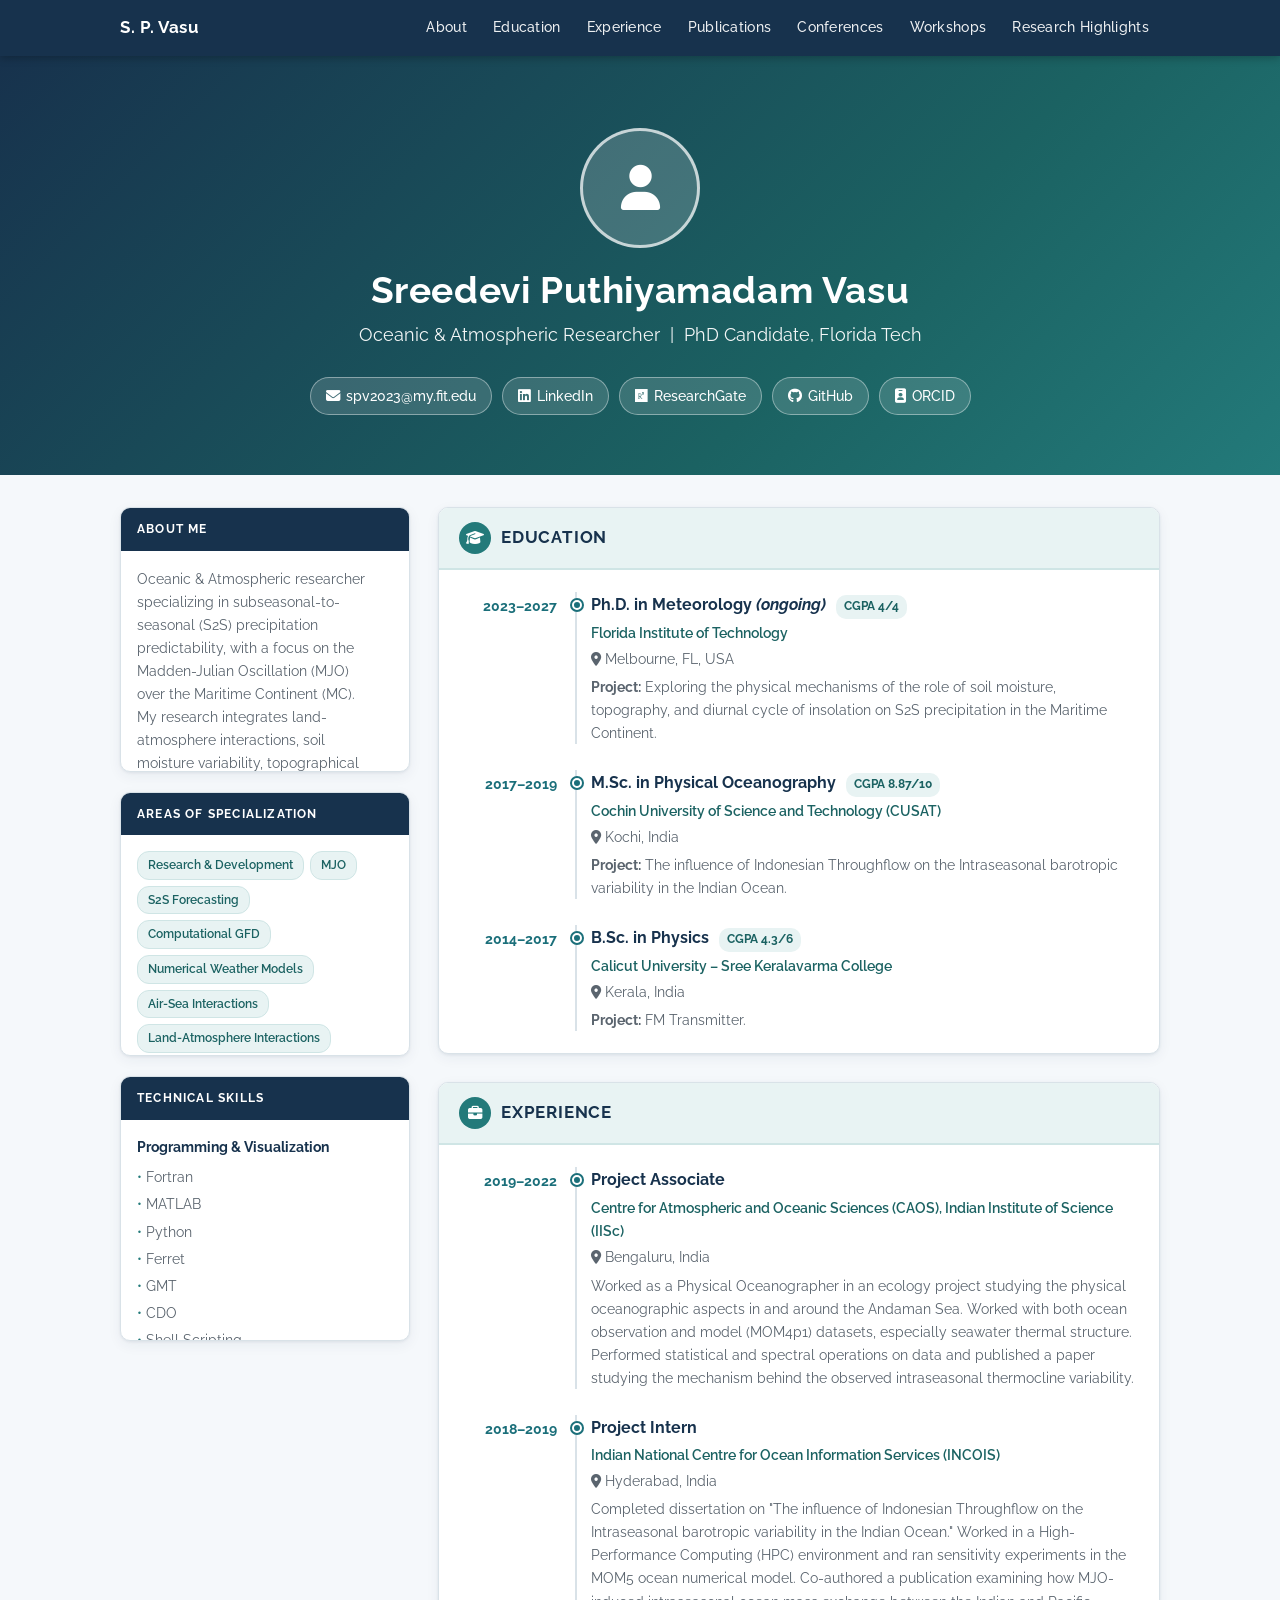
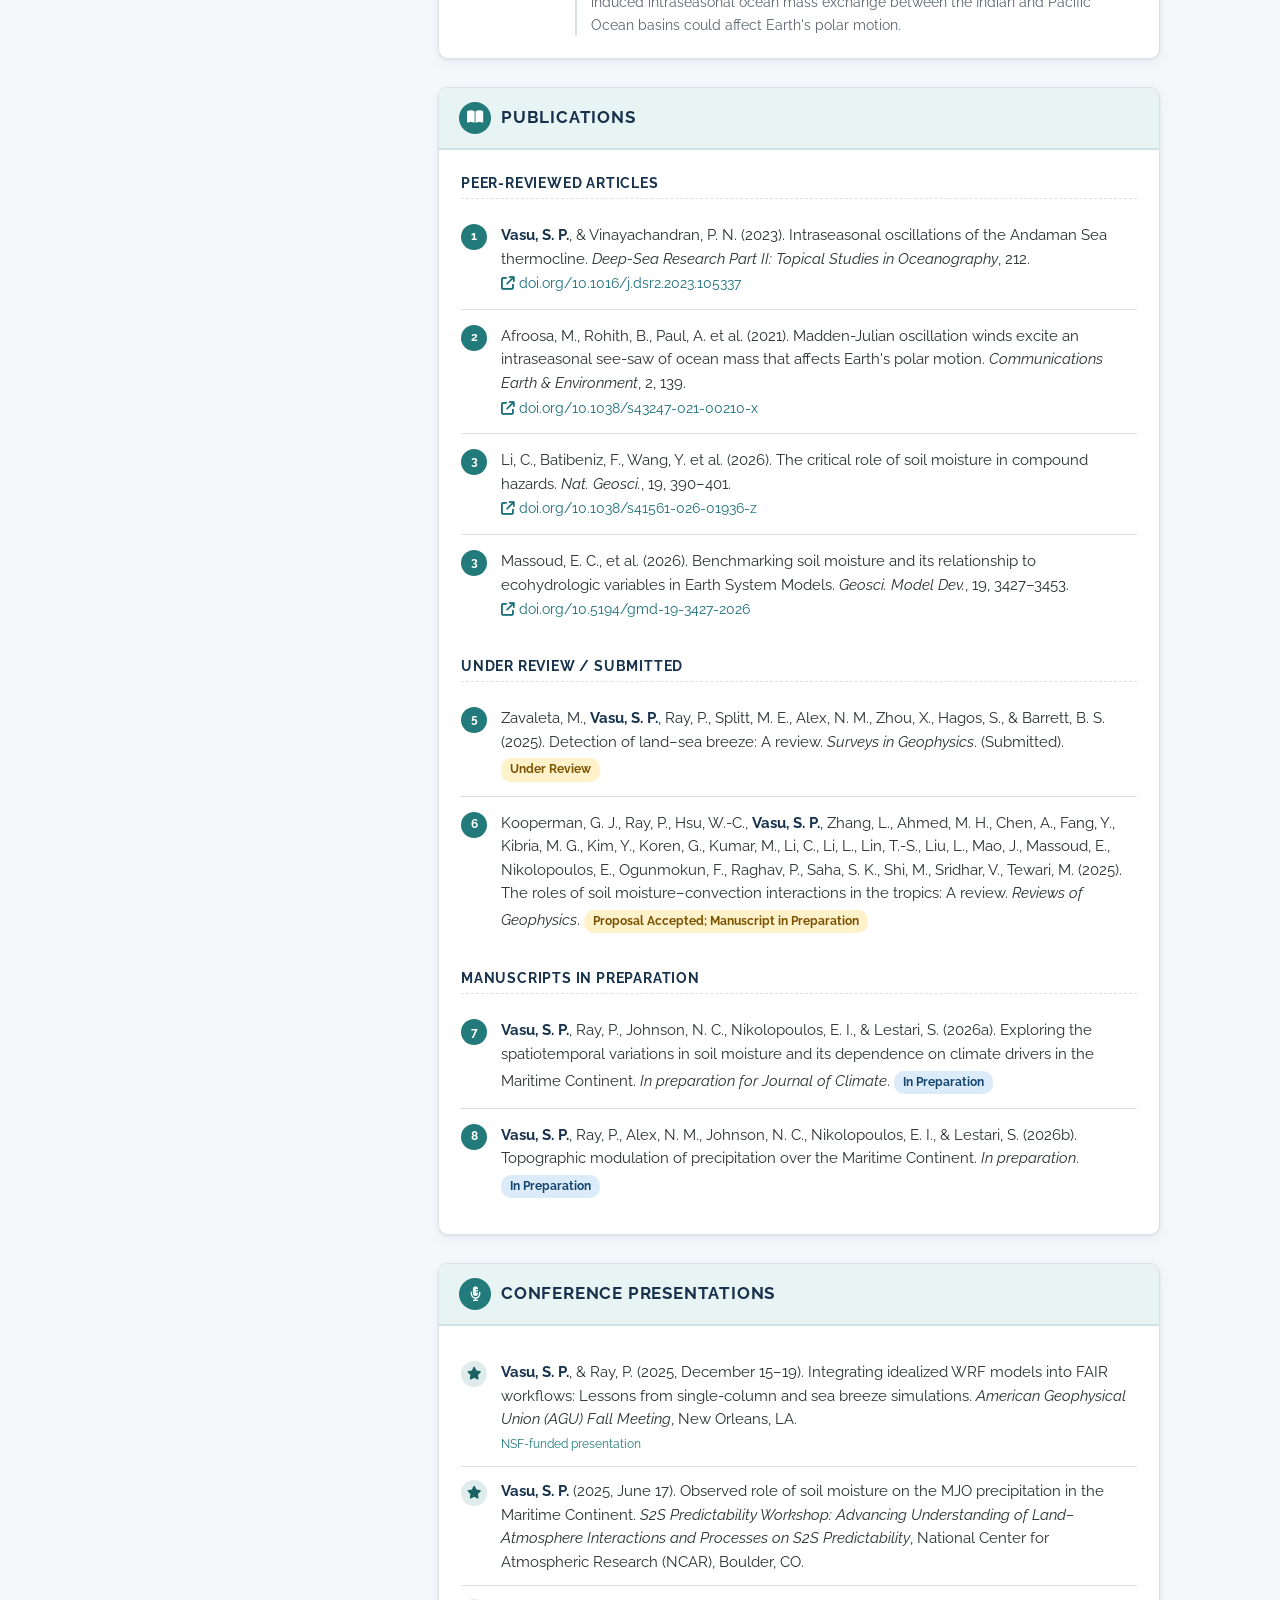
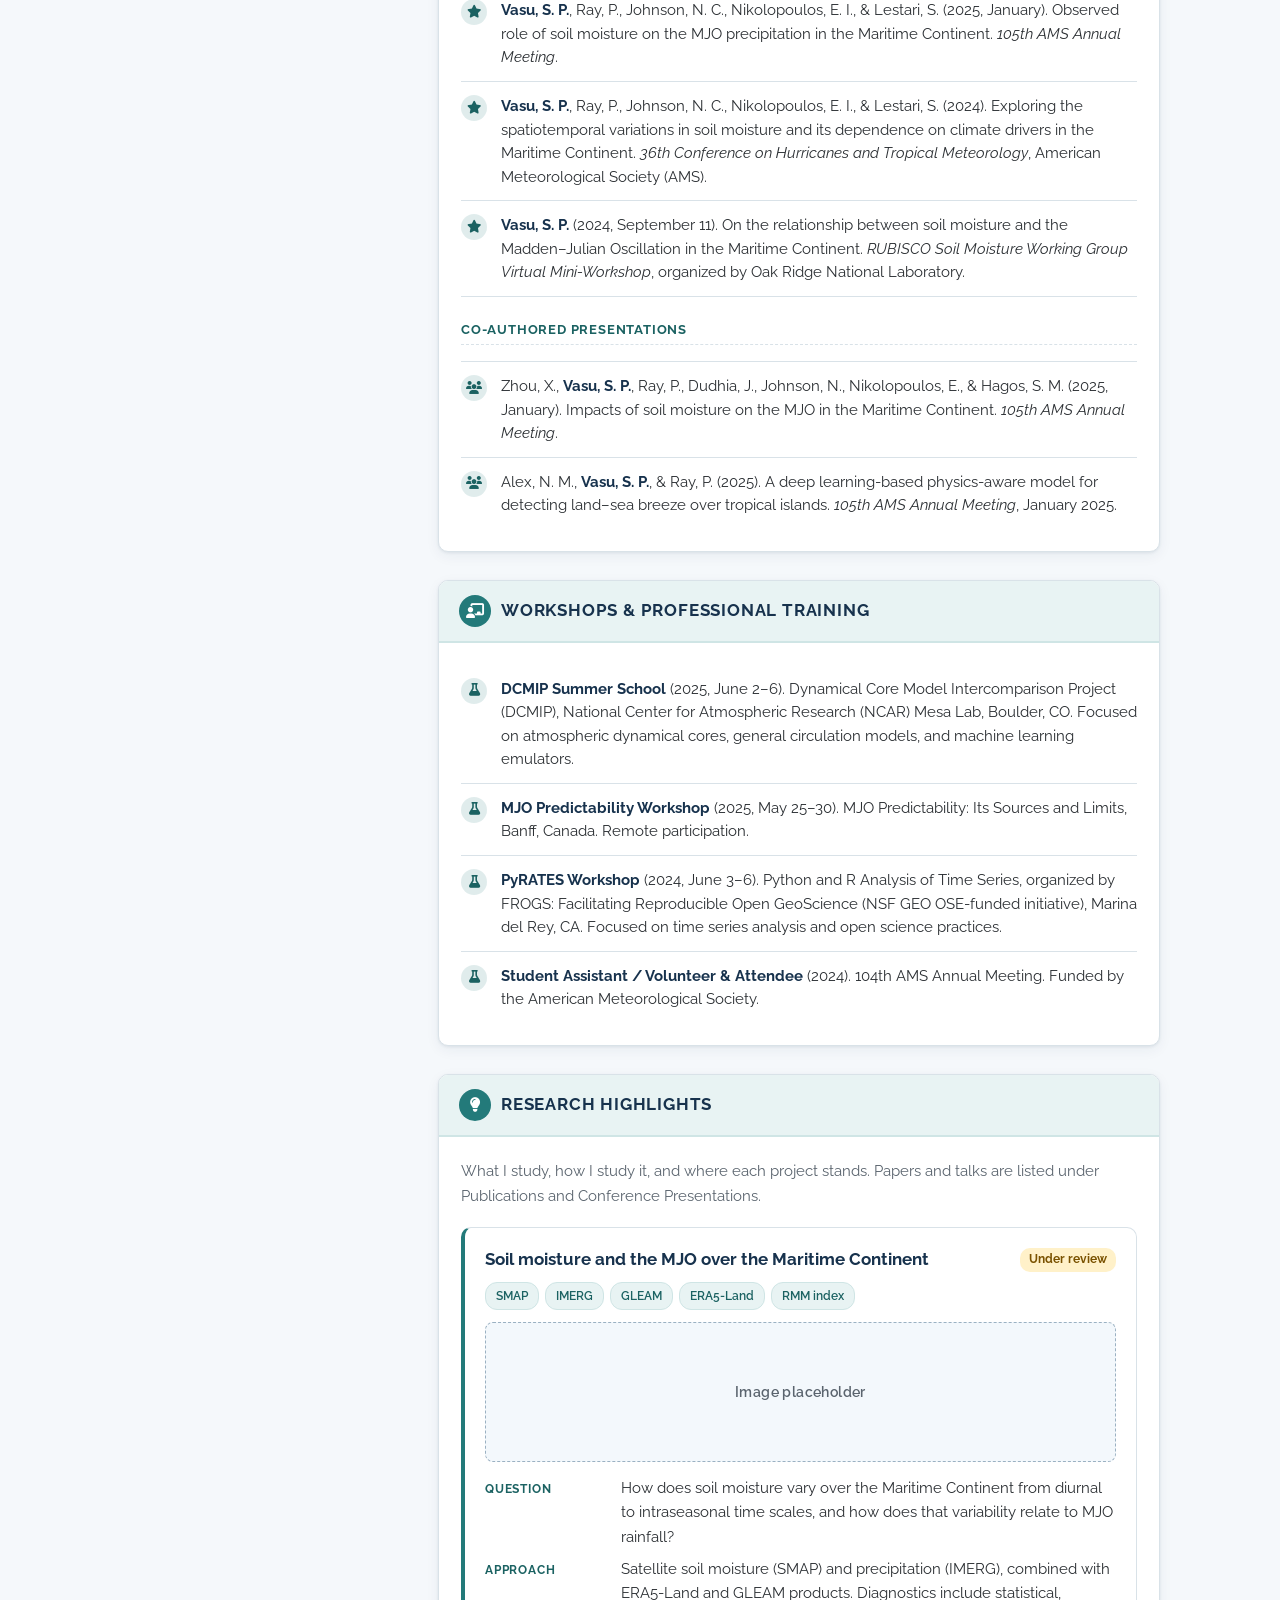
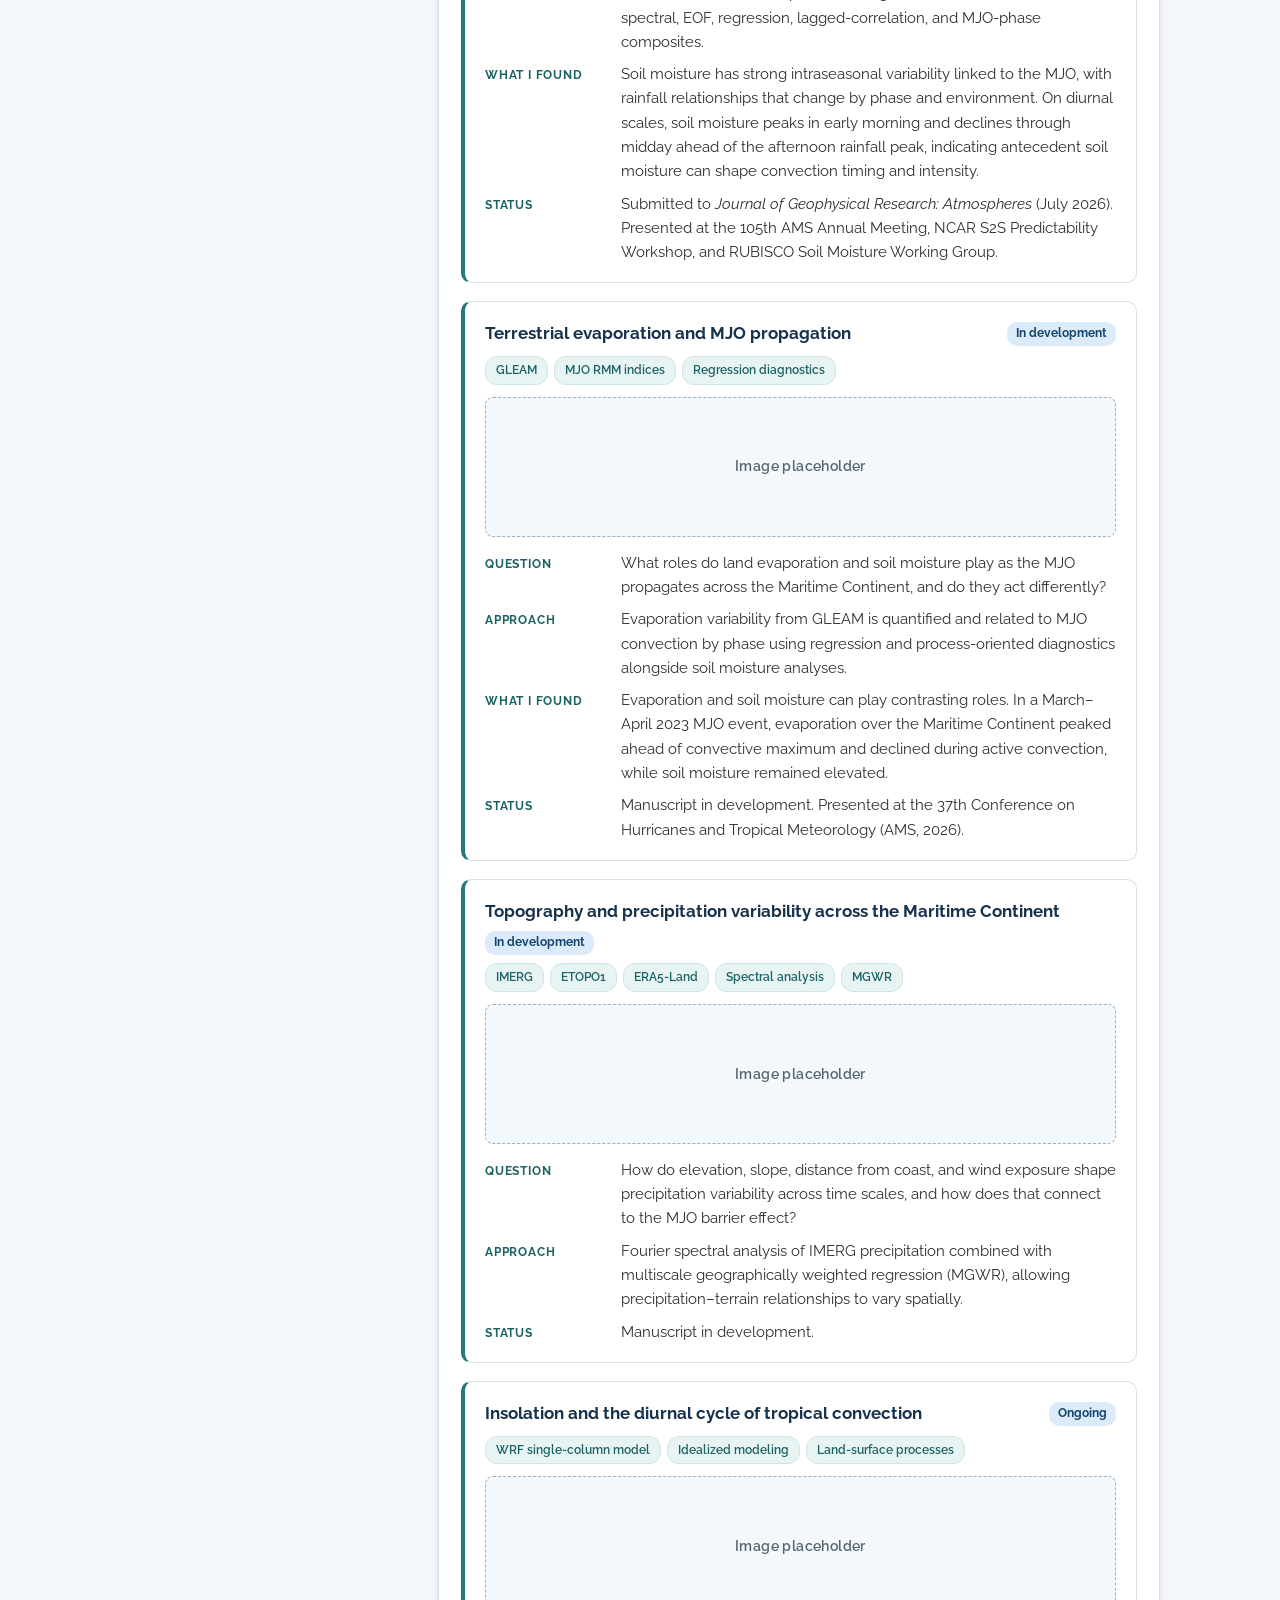
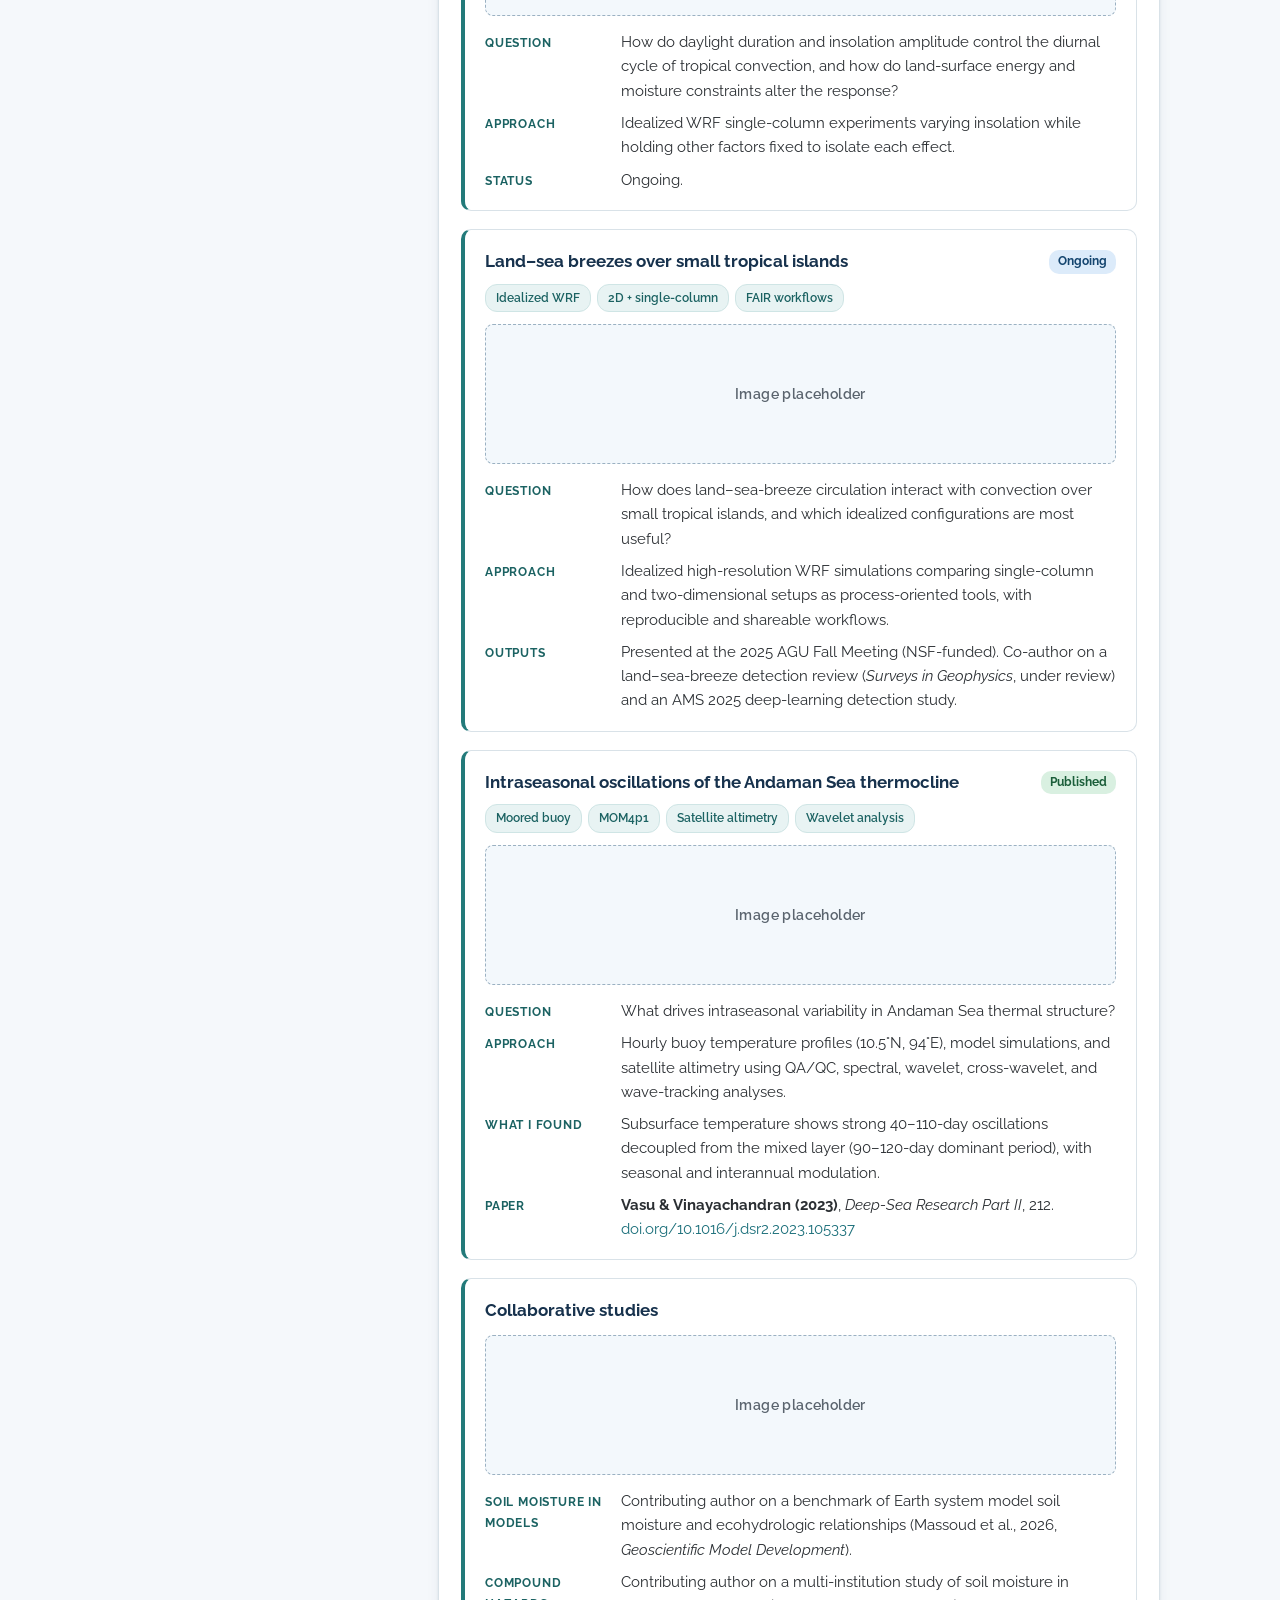
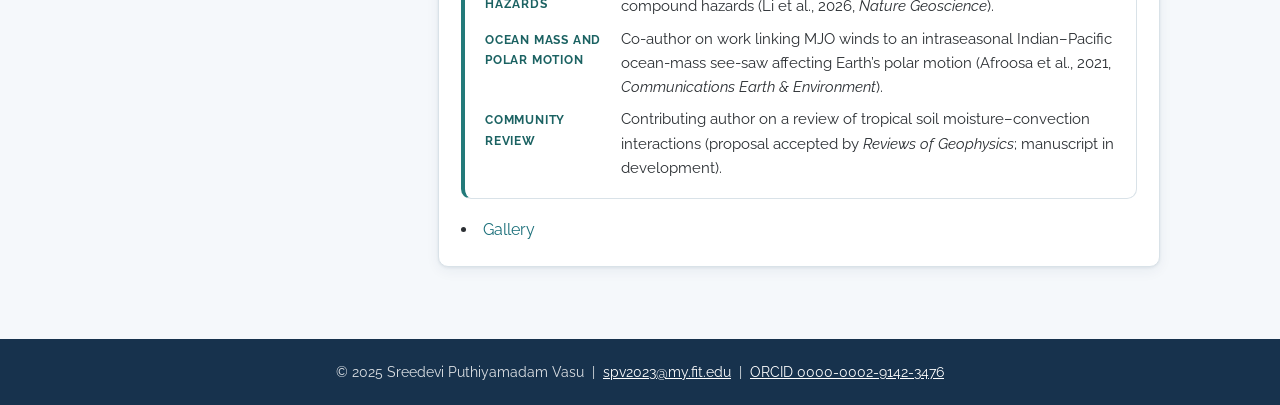
<file: index.html>
<!DOCTYPE html>
<html lang="en">
<head>
  <meta charset="UTF-8" />
  <meta name="viewport" content="width=device-width, initial-scale=1.0" />
  <title>Sreedevi Puthiyamadam Vasu – Oceanic &amp; Atmospheric Researcher</title>
  <meta name="description" content="Academic portfolio of Sreedevi Puthiyamadam Vasu, PhD candidate in Meteorology at Florida Institute of Technology, specializing in S2S precipitation predictability and the Madden-Julian Oscillation." />

  <!-- Font Awesome (icons) -->
  <link rel="stylesheet" href="https://cdnjs.cloudflare.com/ajax/libs/font-awesome/6.5.0/css/all.min.css" crossorigin="anonymous" referrerpolicy="no-referrer" />
  <!-- Google Fonts -->
  <link href="https://fonts.googleapis.com/css2?family=Raleway:wght@400;500;600;700&display=swap" rel="stylesheet" />
  <!-- Stylesheet -->
  <link rel="stylesheet" href="style.css" />
</head>
<body>

<!-- ===================== NAVIGATION ===================== -->
<nav aria-label="Site navigation">
  <div class="nav-inner">
    <span class="nav-brand">S. P. Vasu</span>
    <ul>
      <li><a href="#about">About</a></li>
      <li><a href="#education">Education</a></li>
      <li><a href="#experience">Experience</a></li>
      <li><a href="#publications">Publications</a></li>
      <li><a href="#conferences">Conferences</a></li>
      <li><a href="#workshops">Workshops</a></li>
      <li><a href="#research-highlights">Research Highlights</a></li>
    </ul>
  </div>
</nav>

<!-- ===================== HERO ===================== -->
<header class="hero">
  <div class="avatar-circle" aria-hidden="true">
    <i class="fa-solid fa-user"></i>
  </div>
  <h1>Sreedevi Puthiyamadam Vasu</h1>
  <h2>Oceanic &amp; Atmospheric Researcher &nbsp;|&nbsp; PhD Candidate, Florida Tech</h2>

  <div class="contact-pills">
    <a href="mailto:spv2023@my.fit.edu">
      <span class="pill-icon"><i class="fa-solid fa-envelope"></i></span>spv2023@my.fit.edu
    </a>
    <a href="https://www.linkedin.com/in/sreedeviputhiyamadam" target="_blank" rel="noopener">
      <span class="pill-icon"><i class="fa-brands fa-linkedin"></i></span>LinkedIn
    </a>
    <a href="https://www.researchgate.net/profile/Sreedevi-P-V" target="_blank" rel="noopener">
      <span class="pill-icon"><i class="fa-brands fa-researchgate"></i></span>ResearchGate
    </a>
    <a href="https://github.com/sputhiyamadam" target="_blank" rel="noopener">
      <span class="pill-icon"><i class="fa-brands fa-github"></i></span>GitHub
    </a>
    <a href="https://orcid.org/0000-0002-9142-3476" target="_blank" rel="noopener">
      <span class="pill-icon"><i class="fa-solid fa-id-badge"></i></span>ORCID
    </a>
  </div>
</header>

<!-- ===================== BODY LAYOUT ===================== -->
<div class="layout">

  <!-- ===== SIDEBAR ===== -->
  <aside class="sidebar" id="about">

    <!-- About -->
    <div class="card">
      <div class="card-header">About Me</div>
      <div class="card-body scrollable-panel">
        <p>
          Oceanic &amp; Atmospheric researcher specializing in subseasonal-to-seasonal (S2S) precipitation
          predictability, with a focus on the Madden-Julian Oscillation (MJO) over the Maritime Continent (MC).
          My research integrates land-atmosphere interactions, soil moisture variability, topographical effects,
          and high-resolution modeling to improve our understanding of tropical convection. Experienced in
          numerical weather and climate models (MOM, WRF), high-performance computing (HPC), and analyzing
          observations, satellite and reanalysis datasets. Passionate about advancing climate model development
          through dynamical core analysis and machine learning (ML) applications.
        </p>
      </div>
    </div>

    <!-- Specializations -->
    <div class="card">
      <div class="card-header">Areas of Specialization</div>
      <div class="card-body scrollable-panel">
        <div class="tag-cloud">
          <span class="tag">Research &amp; Development</span>
          <span class="tag">MJO</span>
          <span class="tag">S2S Forecasting</span>
          <span class="tag">Computational GFD</span>
          <span class="tag">Numerical Weather Models</span>
          <span class="tag">Air-Sea Interactions</span>
          <span class="tag">Land-Atmosphere Interactions</span>
          <span class="tag">MATLAB</span>
          <span class="tag">Machine Learning</span>
          <span class="tag">HPC</span>
        </div>
      </div>
    </div>

    <!-- Technical Skills -->
    <div class="card">
      <div class="card-header">Technical Skills</div>
      <div class="card-body scrollable-panel">
        <div class="skill-group">
          <h4>Programming &amp; Visualization</h4>
          <ul>
            <li>Fortran</li>
            <li>MATLAB</li>
            <li>Python</li>
            <li>Ferret</li>
            <li>GMT</li>
            <li>CDO</li>
            <li>Shell Scripting</li>
          </ul>
        </div>
        <div class="skill-group">
          <h4>Models &amp; Systems</h4>
          <ul>
            <li>MOM5 Ocean Numerical Model</li>
            <li>WRF (Weather Research &amp; Forecasting)</li>
            <li>High-Performance Computing (HPC)</li>
          </ul>
        </div>
        <div class="skill-group">
          <h4>Data &amp; Analysis</h4>
          <ul>
            <li>Observational &amp; Model Data Analysis</li>
            <li>Spectral &amp; Wavelet Analysis</li>
            <li>Tidal Analysis (TASK)</li>
            <li>HFR Data Processing</li>
            <li>NetCDF4, ERA Datasets</li>
            <li>ASCII Datasets, GeoTIFF</li>
            <li>LaTeX</li>
          </ul>
        </div>
      </div>
    </div>

  </aside>

  <!-- ===== MAIN CONTENT ===== -->
  <main class="main-content">

    <!-- EDUCATION -->
    <section id="education">
      <div class="section-header">
        <div class="section-icon" aria-hidden="true"><i class="fa-solid fa-graduation-cap"></i></div>
        <h2>Education</h2>
      </div>
      <div class="section-body">
        <ul class="timeline">

          <li class="timeline-item">
            <div class="timeline-years">2023–2027</div>
            <div class="timeline-content">
              <div class="timeline-title">
                Ph.D. in Meteorology <em>(ongoing)</em>
                <span class="grade-badge">CGPA 4/4</span>
              </div>
              <div class="timeline-sub">Florida Institute of Technology</div>
              <div class="timeline-location"><i class="fa-solid fa-location-dot"></i> Melbourne, FL, USA</div>
              <div class="timeline-detail">
                <strong>Project:</strong> Exploring the physical mechanisms of the role of soil moisture, topography,
                and diurnal cycle of insolation on S2S precipitation in the Maritime Continent.
              </div>
            </div>
          </li>

          <li class="timeline-item">
            <div class="timeline-years">2017–2019</div>
            <div class="timeline-content">
              <div class="timeline-title">
                M.Sc. in Physical Oceanography
                <span class="grade-badge">CGPA 8.87/10</span>
              </div>
              <div class="timeline-sub">Cochin University of Science and Technology (CUSAT)</div>
              <div class="timeline-location"><i class="fa-solid fa-location-dot"></i> Kochi, India</div>
              <div class="timeline-detail">
                <strong>Project:</strong> The influence of Indonesian Throughflow on the Intraseasonal barotropic
                variability in the Indian Ocean.
              </div>
            </div>
          </li>

          <li class="timeline-item">
            <div class="timeline-years">2014–2017</div>
            <div class="timeline-content">
              <div class="timeline-title">
                B.Sc. in Physics
                <span class="grade-badge">CGPA 4.3/6</span>
              </div>
              <div class="timeline-sub">Calicut University – Sree Keralavarma College</div>
              <div class="timeline-location"><i class="fa-solid fa-location-dot"></i> Kerala, India</div>
              <div class="timeline-detail">
                <strong>Project:</strong> FM Transmitter.
              </div>
            </div>
          </li>

        </ul>
      </div>
    </section>

    <!-- EXPERIENCE -->
    <section id="experience">
      <div class="section-header">
        <div class="section-icon" aria-hidden="true"><i class="fa-solid fa-briefcase"></i></div>
        <h2>Experience</h2>
      </div>
      <div class="section-body">
        <ul class="timeline">

          <li class="timeline-item">
            <div class="timeline-years">2019–2022</div>
            <div class="timeline-content">
              <div class="timeline-title">Project Associate</div>
              <div class="timeline-sub">Centre for Atmospheric and Oceanic Sciences (CAOS), Indian Institute of Science (IISc)</div>
              <div class="timeline-location"><i class="fa-solid fa-location-dot"></i> Bengaluru, India</div>
              <div class="timeline-detail">
                Worked as a Physical Oceanographer in an ecology project studying the physical oceanographic
                aspects in and around the Andaman Sea. Worked with both ocean observation and model (MOM4p1)
                datasets, especially seawater thermal structure. Performed statistical and spectral operations
                on data and published a paper studying the mechanism behind the observed intraseasonal
                thermocline variability.
              </div>
            </div>
          </li>

          <li class="timeline-item">
            <div class="timeline-years">2018–2019</div>
            <div class="timeline-content">
              <div class="timeline-title">Project Intern</div>
              <div class="timeline-sub">Indian National Centre for Ocean Information Services (INCOIS)</div>
              <div class="timeline-location"><i class="fa-solid fa-location-dot"></i> Hyderabad, India</div>
              <div class="timeline-detail">
                Completed dissertation on "The influence of Indonesian Throughflow on the Intraseasonal
                barotropic variability in the Indian Ocean." Worked in a High-Performance Computing (HPC)
                environment and ran sensitivity experiments in the MOM5 ocean numerical model. Co-authored
                a publication examining how MJO-induced intraseasonal ocean mass exchange between the Indian
                and Pacific Ocean basins could affect Earth's polar motion.
              </div>
            </div>
          </li>

        </ul>
      </div>
    </section>

    <!-- PUBLICATIONS -->
    <section id="publications">
      <div class="section-header">
        <div class="section-icon" aria-hidden="true"><i class="fa-solid fa-book-open"></i></div>
        <h2>Publications</h2>
      </div>
      <div class="section-body">

        <h3 style="font-size:.85rem;color:var(--green-dk);text-transform:uppercase;letter-spacing:.8px;margin-bottom:10px;">Peer-Reviewed Articles</h3>
        <ul class="pub-list">

          <li class="pub-item">
            <div class="pub-num">1</div>
            <div class="pub-text">
              <strong>Vasu, S. P.</strong>, &amp; Vinayachandran, P. N. (2023). Intraseasonal oscillations of the
              Andaman Sea thermocline. <em>Deep-Sea Research Part II: Topical Studies in Oceanography</em>, 212.
              <a class="doi-link" href="https://doi.org/10.1016/j.dsr2.2023.105337" target="_blank" rel="noopener">
                <i class="fa-solid fa-arrow-up-right-from-square"></i> doi.org/10.1016/j.dsr2.2023.105337
              </a>
            </div>
          </li>

          <li class="pub-item">
            <div class="pub-num">2</div>
            <div class="pub-text">
              Afroosa, M., Rohith, B., Paul, A. et al. (2021). Madden-Julian oscillation winds excite an
              intraseasonal see-saw of ocean mass that affects Earth's polar motion.
              <em>Communications Earth &amp; Environment</em>, 2, 139.
              <a class="doi-link" href="https://doi.org/10.1038/s43247-021-00210-x" target="_blank" rel="noopener">
                <i class="fa-solid fa-arrow-up-right-from-square"></i> doi.org/10.1038/s43247-021-00210-x
              </a>
            </div>
          </li>

          <li class="pub-item">
            <div class="pub-num">3</div>
            <div class="pub-text">
              Li, C., Batibeniz, F., Wang, Y. et al. (2026). The critical role of soil moisture in compound hazards.
              <em>Nat. Geosci.</em>, 19, 390–401.
              <a class="doi-link" href="https://doi.org/10.1038/s41561-026-01936-z" target="_blank" rel="noopener">
                <i class="fa-solid fa-arrow-up-right-from-square"></i> doi.org/10.1038/s41561-026-01936-z
              </a>
            </div>
          </li>
          
          <li class="pub-item">
            <div class="pub-num">3</div>
            <div class="pub-text">
              Massoud, E. C., et al. (2026). Benchmarking soil moisture and its relationship to ecohydrologic variables in Earth System Models.
              <em> Geosci. Model Dev.</em>, 19, 3427–3453.
              <a class="doi-link" href="https://doi.org/10.5194/gmd-19-3427-2026" target="_blank" rel="noopener">
                <i class="fa-solid fa-arrow-up-right-from-square"></i> doi.org/10.5194/gmd-19-3427-2026
              </a>
            </div>
          </li>
          
        </ul>

        <h3 style="font-size:.85rem;color:var(--green-dk);text-transform:uppercase;letter-spacing:.8px;margin:20px 0 10px;">Under Review / Submitted</h3>
        <ul class="pub-list">

          <li class="pub-item">
            <div class="pub-num">5</div>
            <div class="pub-text">
              Zavaleta, M., <strong>Vasu, S. P.</strong>, Ray, P., Splitt, M. E., Alex, N. M., Zhou, X.,
              Hagos, S., &amp; Barrett, B. S. (2025). Detection of land–sea breeze: A review.
              <em>Surveys in Geophysics</em>. (Submitted).
              <span class="pub-badge badge-review">Under Review</span>
            </div>
          </li>

          <li class="pub-item">
            <div class="pub-num">6</div>
            <div class="pub-text">
              Kooperman, G. J., Ray, P., Hsu, W.-C., <strong>Vasu, S. P.</strong>, Zhang, L., Ahmed, M. H.,
              Chen, A., Fang, Y., Kibria, M. G., Kim, Y., Koren, G., Kumar, M., Li, C., Li, L., Lin, T.-S.,
              Liu, L., Mao, J., Massoud, E., Nikolopoulos, E., Ogunmokun, F., Raghav, P., Saha, S. K.,
              Shi, M., Sridhar, V., Tewari, M. (2025). The roles of soil moisture–convection interactions in
              the tropics: A review. <em>Reviews of Geophysics</em>.
              <span class="pub-badge badge-review">Proposal Accepted; Manuscript in Preparation</span>
            </div>
          </li>

        </ul>

        <h3 style="font-size:.85rem;color:var(--green-dk);text-transform:uppercase;letter-spacing:.8px;margin:20px 0 10px;">Manuscripts in Preparation</h3>
        <ul class="pub-list">

          <li class="pub-item">
            <div class="pub-num">7</div>
            <div class="pub-text">
              <strong>Vasu, S. P.</strong>, Ray, P., Johnson, N. C., Nikolopoulos, E. I., &amp; Lestari, S.
              (2026a). Exploring the spatiotemporal variations in soil moisture and its dependence on climate
              drivers in the Maritime Continent.
              <em>In preparation for Journal of Climate</em>.
              <span class="pub-badge badge-prep">In Preparation</span>
            </div>
          </li>

          <li class="pub-item">
            <div class="pub-num">8</div>
            <div class="pub-text">
              <strong>Vasu, S. P.</strong>, Ray, P., Alex, N. M., Johnson, N. C., Nikolopoulos, E. I., &amp;
              Lestari, S. (2026b). Topographic modulation of precipitation over the Maritime Continent.
              <em>In preparation</em>.
              <span class="pub-badge badge-prep">In Preparation</span>
            </div>
          </li>

        </ul>
      </div>
    </section>

    <!-- CONFERENCE PRESENTATIONS -->
    <section id="conferences">
      <div class="section-header">
        <div class="section-icon" aria-hidden="true"><i class="fa-solid fa-microphone-lines"></i></div>
        <h2>Conference Presentations</h2>
      </div>
      <div class="section-body">
        <ul class="conf-list">

          <li class="conf-item">
            <div class="conf-icon"><i class="fa-solid fa-star"></i></div>
            <div class="conf-text">
              <strong>Vasu, S. P.</strong>, &amp; Ray, P. (2025, December 15–19). Integrating idealized WRF models
              into FAIR workflows: Lessons from single-column and sea breeze simulations.
              <em>American Geophysical Union (AGU) Fall Meeting</em>, New Orleans, LA.
              <br><small style="color:var(--green);">NSF-funded presentation</small>
            </div>
          </li>

          <li class="conf-item">
            <div class="conf-icon"><i class="fa-solid fa-star"></i></div>
            <div class="conf-text">
              <strong>Vasu, S. P.</strong> (2025, June 17). Observed role of soil moisture on the MJO precipitation
              in the Maritime Continent.
              <em>S2S Predictability Workshop: Advancing Understanding of Land–Atmosphere Interactions and
              Processes on S2S Predictability</em>, National Center for Atmospheric Research (NCAR), Boulder, CO.
            </div>
          </li>

          <li class="conf-item">
            <div class="conf-icon"><i class="fa-solid fa-star"></i></div>
            <div class="conf-text">
              <strong>Vasu, S. P.</strong>, Ray, P., Johnson, N. C., Nikolopoulos, E. I., &amp; Lestari, S.
              (2025, January). Observed role of soil moisture on the MJO precipitation in the Maritime Continent.
              <em>105th AMS Annual Meeting</em>.
            </div>
          </li>

          <li class="conf-item">
            <div class="conf-icon"><i class="fa-solid fa-star"></i></div>
            <div class="conf-text">
              <strong>Vasu, S. P.</strong>, Ray, P., Johnson, N. C., Nikolopoulos, E. I., &amp; Lestari, S.
              (2024). Exploring the spatiotemporal variations in soil moisture and its dependence on climate
              drivers in the Maritime Continent.
              <em>36th Conference on Hurricanes and Tropical Meteorology</em>, American Meteorological Society (AMS).
            </div>
          </li>

          <li class="conf-item">
            <div class="conf-icon"><i class="fa-solid fa-star"></i></div>
            <div class="conf-text">
              <strong>Vasu, S. P.</strong> (2024, September 11). On the relationship between soil moisture and
              the Madden–Julian Oscillation in the Maritime Continent.
              <em>RUBISCO Soil Moisture Working Group Virtual Mini-Workshop</em>, organized by Oak Ridge National
              Laboratory.
            </div>
          </li>

          <li class="conf-item" style="grid-column:1/-1">
            <div class="conf-divider" style="width:100%;">Co-authored Presentations</div>
          </li>

          <li class="conf-item">
            <div class="conf-icon"><i class="fa-solid fa-users"></i></div>
            <div class="conf-text">
              Zhou, X., <strong>Vasu, S. P.</strong>, Ray, P., Dudhia, J., Johnson, N., Nikolopoulos, E.,
              &amp; Hagos, S. M. (2025, January). Impacts of soil moisture on the MJO in the Maritime Continent.
              <em>105th AMS Annual Meeting</em>.
            </div>
          </li>

          <li class="conf-item">
            <div class="conf-icon"><i class="fa-solid fa-users"></i></div>
            <div class="conf-text">
              Alex, N. M., <strong>Vasu, S. P.</strong>, &amp; Ray, P. (2025). A deep learning-based
              physics-aware model for detecting land–sea breeze over tropical islands.
              <em>105th AMS Annual Meeting</em>, January 2025.
            </div>
          </li>

        </ul>
      </div>
    </section>

    <!-- WORKSHOPS & TRAINING -->
    <section id="workshops">
      <div class="section-header">
        <div class="section-icon" aria-hidden="true"><i class="fa-solid fa-chalkboard-user"></i></div>
        <h2>Workshops &amp; Professional Training</h2>
      </div>
      <div class="section-body">
        <ul class="conf-list">

          <li class="conf-item">
            <div class="conf-icon"><i class="fa-solid fa-flask"></i></div>
            <div class="conf-text">
              <strong>DCMIP Summer School</strong> (2025, June 2–6). Dynamical Core Model Intercomparison Project
              (DCMIP), National Center for Atmospheric Research (NCAR) Mesa Lab, Boulder, CO. Focused on
              atmospheric dynamical cores, general circulation models, and machine learning emulators.
            </div>
          </li>

          <li class="conf-item">
            <div class="conf-icon"><i class="fa-solid fa-flask"></i></div>
            <div class="conf-text">
              <strong>MJO Predictability Workshop</strong> (2025, May 25–30). MJO Predictability: Its Sources and
              Limits, Banff, Canada. Remote participation.
            </div>
          </li>

          <li class="conf-item">
            <div class="conf-icon"><i class="fa-solid fa-flask"></i></div>
            <div class="conf-text">
              <strong>PyRATES Workshop</strong> (2024, June 3–6). Python and R Analysis of Time Series, organized
              by FROGS: Facilitating Reproducible Open GeoScience (NSF GEO OSE-funded initiative), Marina del
              Rey, CA. Focused on time series analysis and open science practices.
            </div>
          </li>

          <li class="conf-item">
            <div class="conf-icon"><i class="fa-solid fa-flask"></i></div>
            <div class="conf-text">
              <strong>Student Assistant / Volunteer &amp; Attendee</strong> (2024). 104th AMS Annual Meeting.
              Funded by the American Meteorological Society.
            </div>
          </li>

        </ul>
      </div>
    </section>

    <!-- RESEARCH HIGHLIGHTS -->
    <section id="research-highlights">
      <div class="section-header">
        <div class="section-icon" aria-hidden="true"><i class="fa-solid fa-lightbulb"></i></div>
        <h2>Research Highlights</h2>
      </div>
      <div class="section-body">
        <p class="highlights-intro">
          What I study, how I study it, and where each project stands. Papers and talks are listed under
          Publications and Conference Presentations.
        </p>

        <article class="highlight">
          <div class="highlight-head">
            <h3>Soil moisture and the MJO over the Maritime Continent</h3>
            <span class="pub-badge badge-review">Under review</span>
          </div>
          <div class="highlight-tags">
            <span class="tag">SMAP</span><span class="tag">IMERG</span><span class="tag">GLEAM</span>
            <span class="tag">ERA5-Land</span><span class="tag">RMM index</span>
          </div>
          <div class="highlight-placeholder" aria-label="Placeholder for project image">Image placeholder</div>
          <dl class="highlight-details">
            <dt>Question</dt>
            <dd>How does soil moisture vary over the Maritime Continent from diurnal to intraseasonal time scales, and how does that variability relate to MJO rainfall?</dd>
            <dt>Approach</dt>
            <dd>Satellite soil moisture (SMAP) and precipitation (IMERG), combined with ERA5-Land and GLEAM products. Diagnostics include statistical, spectral, EOF, regression, lagged-correlation, and MJO-phase composites.</dd>
            <dt>What I found</dt>
            <dd>Soil moisture has strong intraseasonal variability linked to the MJO, with rainfall relationships that change by phase and environment. On diurnal scales, soil moisture peaks in early morning and declines through midday ahead of the afternoon rainfall peak, indicating antecedent soil moisture can shape convection timing and intensity.</dd>
            <dt>Status</dt>
            <dd>Submitted to <em>Journal of Geophysical Research: Atmospheres</em> (July 2026). Presented at the 105th AMS Annual Meeting, NCAR S2S Predictability Workshop, and RUBISCO Soil Moisture Working Group.</dd>
          </dl>
        </article>

        <article class="highlight">
          <div class="highlight-head">
            <h3>Terrestrial evaporation and MJO propagation</h3>
            <span class="pub-badge badge-prep">In development</span>
          </div>
          <div class="highlight-tags">
            <span class="tag">GLEAM</span><span class="tag">MJO RMM indices</span><span class="tag">Regression diagnostics</span>
          </div>
          <div class="highlight-placeholder" aria-label="Placeholder for project image">Image placeholder</div>
          <dl class="highlight-details">
            <dt>Question</dt>
            <dd>What roles do land evaporation and soil moisture play as the MJO propagates across the Maritime Continent, and do they act differently?</dd>
            <dt>Approach</dt>
            <dd>Evaporation variability from GLEAM is quantified and related to MJO convection by phase using regression and process-oriented diagnostics alongside soil moisture analyses.</dd>
            <dt>What I found</dt>
            <dd>Evaporation and soil moisture can play contrasting roles. In a March–April 2023 MJO event, evaporation over the Maritime Continent peaked ahead of convective maximum and declined during active convection, while soil moisture remained elevated.</dd>
            <dt>Status</dt>
            <dd>Manuscript in development. Presented at the 37th Conference on Hurricanes and Tropical Meteorology (AMS, 2026).</dd>
          </dl>
        </article>

        <article class="highlight">
          <div class="highlight-head">
            <h3>Topography and precipitation variability across the Maritime Continent</h3>
            <span class="pub-badge badge-prep">In development</span>
          </div>
          <div class="highlight-tags">
            <span class="tag">IMERG</span><span class="tag">ETOPO1</span><span class="tag">ERA5-Land</span>
            <span class="tag">Spectral analysis</span><span class="tag">MGWR</span>
          </div>
          <div class="highlight-placeholder" aria-label="Placeholder for project image">Image placeholder</div>
          <dl class="highlight-details">
            <dt>Question</dt>
            <dd>How do elevation, slope, distance from coast, and wind exposure shape precipitation variability across time scales, and how does that connect to the MJO barrier effect?</dd>
            <dt>Approach</dt>
            <dd>Fourier spectral analysis of IMERG precipitation combined with multiscale geographically weighted regression (MGWR), allowing precipitation–terrain relationships to vary spatially.</dd>
            <dt>Status</dt>
            <dd>Manuscript in development.</dd>
          </dl>
        </article>

        <article class="highlight">
          <div class="highlight-head">
            <h3>Insolation and the diurnal cycle of tropical convection</h3>
            <span class="pub-badge badge-prep">Ongoing</span>
          </div>
          <div class="highlight-tags">
            <span class="tag">WRF single-column model</span><span class="tag">Idealized modeling</span>
            <span class="tag">Land-surface processes</span>
          </div>
          <div class="highlight-placeholder" aria-label="Placeholder for project image">Image placeholder</div>
          <dl class="highlight-details">
            <dt>Question</dt>
            <dd>How do daylight duration and insolation amplitude control the diurnal cycle of tropical convection, and how do land-surface energy and moisture constraints alter the response?</dd>
            <dt>Approach</dt>
            <dd>Idealized WRF single-column experiments varying insolation while holding other factors fixed to isolate each effect.</dd>
            <dt>Status</dt>
            <dd>Ongoing.</dd>
          </dl>
        </article>

        <article class="highlight">
          <div class="highlight-head">
            <h3>Land–sea breezes over small tropical islands</h3>
            <span class="pub-badge badge-prep">Ongoing</span>
          </div>
          <div class="highlight-tags">
            <span class="tag">Idealized WRF</span><span class="tag">2D + single-column</span><span class="tag">FAIR workflows</span>
          </div>
          <div class="highlight-placeholder" aria-label="Placeholder for project image">Image placeholder</div>
          <dl class="highlight-details">
            <dt>Question</dt>
            <dd>How does land–sea-breeze circulation interact with convection over small tropical islands, and which idealized configurations are most useful?</dd>
            <dt>Approach</dt>
            <dd>Idealized high-resolution WRF simulations comparing single-column and two-dimensional setups as process-oriented tools, with reproducible and shareable workflows.</dd>
            <dt>Outputs</dt>
            <dd>Presented at the 2025 AGU Fall Meeting (NSF-funded). Co-author on a land–sea-breeze detection review (<em>Surveys in Geophysics</em>, under review) and an AMS 2025 deep-learning detection study.</dd>
          </dl>
        </article>

        <article class="highlight">
          <div class="highlight-head">
            <h3>Intraseasonal oscillations of the Andaman Sea thermocline</h3>
            <span class="pub-badge badge-accepted">Published</span>
          </div>
          <div class="highlight-tags">
            <span class="tag">Moored buoy</span><span class="tag">MOM4p1</span><span class="tag">Satellite altimetry</span>
            <span class="tag">Wavelet analysis</span>
          </div>
          <div class="highlight-placeholder" aria-label="Placeholder for project image">Image placeholder</div>
          <dl class="highlight-details">
            <dt>Question</dt>
            <dd>What drives intraseasonal variability in Andaman Sea thermal structure?</dd>
            <dt>Approach</dt>
            <dd>Hourly buoy temperature profiles (10.5°N, 94°E), model simulations, and satellite altimetry using QA/QC, spectral, wavelet, cross-wavelet, and wave-tracking analyses.</dd>
            <dt>What I found</dt>
            <dd>Subsurface temperature shows strong 40–110-day oscillations decoupled from the mixed layer (90–120-day dominant period), with seasonal and interannual modulation.</dd>
            <dt>Paper</dt>
            <dd><strong>Vasu &amp; Vinayachandran (2023)</strong>, <em>Deep-Sea Research Part II</em>, 212. <a href="https://doi.org/10.1016/j.dsr2.2023.105337" target="_blank" rel="noopener">doi.org/10.1016/j.dsr2.2023.105337</a></dd>
          </dl>
        </article>

        <article class="highlight">
          <div class="highlight-head">
            <h3>Collaborative studies</h3>
          </div>
          <div class="highlight-placeholder" aria-label="Placeholder for project image">Image placeholder</div>
          <dl class="highlight-details">
            <dt>Soil moisture in models</dt>
            <dd>Contributing author on a benchmark of Earth system model soil moisture and ecohydrologic relationships (Massoud et al., 2026, <em>Geoscientific Model Development</em>).</dd>
            <dt>Compound hazards</dt>
            <dd>Contributing author on a multi-institution study of soil moisture in compound hazards (Li et al., 2026, <em>Nature Geoscience</em>).</dd>
            <dt>Ocean mass and polar motion</dt>
            <dd>Co-author on work linking MJO winds to an intraseasonal Indian–Pacific ocean-mass see-saw affecting Earth’s polar motion (Afroosa et al., 2021, <em>Communications Earth &amp; Environment</em>).</dd>
            <dt>Community review</dt>
            <dd>Contributing author on a review of tropical soil moisture–convection interactions (proposal accepted by <em>Reviews of Geophysics</em>; manuscript in development).</dd>
          </dl>
        </article>
<!-- ===================== Gallery ===================== -->  
<li><a href="gallery.html">Gallery</a></li>
        
      </div>
    </section>

    <!-- REFERENCES -->
    <section id="references" hidden>
      <div class="section-header">
        <div class="section-icon" aria-hidden="true"><i class="fa-solid fa-address-card"></i></div>
        <h2>References</h2>
      </div>
      <div class="section-body">
        <div class="ref-grid">

          <div class="ref-card">
            <h3><i class="fa-solid fa-user-tie"></i> Dr. Pallav Ray</h3>
            <p>Associate Professor</p>
            <p>Ocean Engineering and Marine Sciences</p>
            <p>Florida Institute of Technology, FL 32901, USA</p>
            <a href="mailto:pray@fit.edu"><i class="fa-solid fa-envelope"></i> pray@fit.edu</a>
          </div>

          <div class="ref-card">
            <h3><i class="fa-solid fa-user-tie"></i> Prof. P. N. Vinayachandran</h3>
            <p>Centre for Atmospheric and Oceanic Sciences (CAOS)</p>
            <p>Indian Institute of Science, Bangalore 560012, India</p>
            <a href="mailto:vinay@iisc.ac.in"><i class="fa-solid fa-envelope"></i> vinay@iisc.ac.in</a>
          </div>

        </div>
      </div>
    </section>

  </main>
</div><!-- /.layout -->
  
<!-- ===================== FOOTER ===================== -->
<footer>
  <p>
    &copy; 2025 Sreedevi Puthiyamadam Vasu &nbsp;|&nbsp;
    <a href="mailto:spv2023@my.fit.edu">spv2023@my.fit.edu</a> &nbsp;|&nbsp;
    <a href="https://orcid.org/0000-0002-9142-3476" target="_blank" rel="noopener">ORCID 0000-0002-9142-3476</a>
  </p>
</footer>

</body>
</html>
</file>
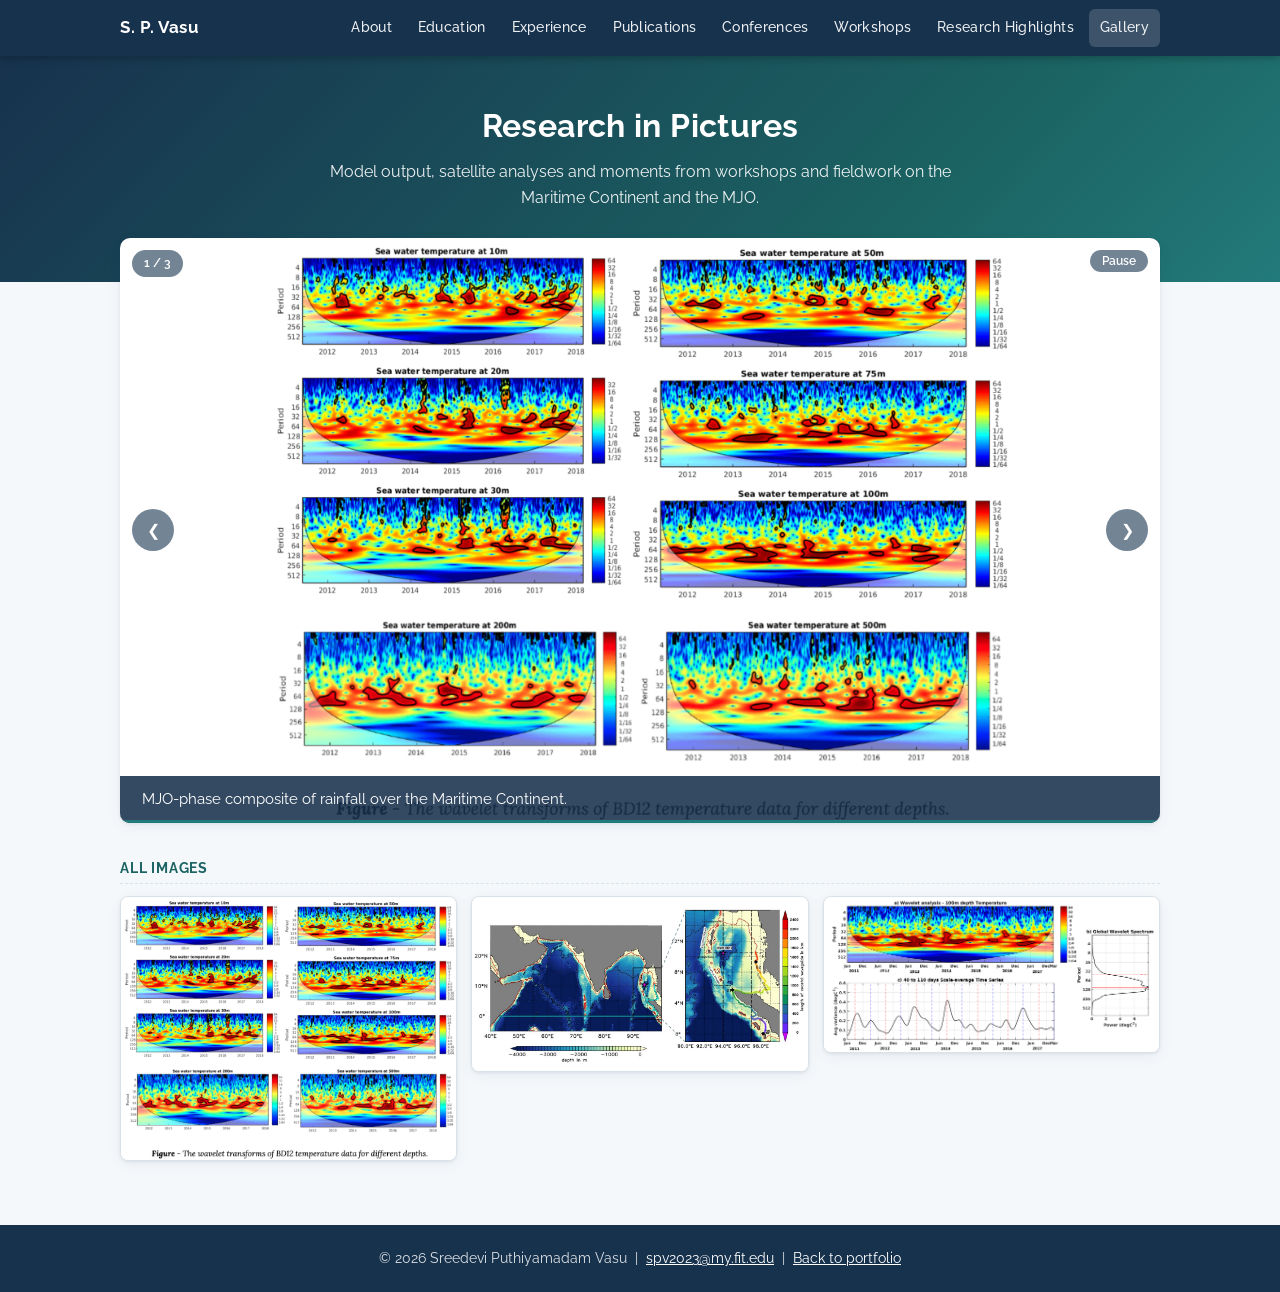
<file: gallery.html>
<!DOCTYPE html>
<html lang="en">
<head>
  <meta charset="UTF-8" />
  <meta name="viewport" content="width=device-width, initial-scale=1.0" />
  <title>Gallery – Sreedevi Puthiyamadam Vasu</title>
  <meta name="description" content="Figures, field moments and model output from research on the Madden-Julian Oscillation, soil moisture and precipitation over the Maritime Continent." />
  <link rel="stylesheet" href="https://cdnjs.cloudflare.com/ajax/libs/font-awesome/6.5.0/css/all.min.css" crossorigin="anonymous" referrerpolicy="no-referrer" />
  <link href="https://fonts.googleapis.com/css2?family=Raleway:wght@400;500;600;700&display=swap" rel="stylesheet" />
  <link rel="stylesheet" href="style.css" />
  <style>
    /* Gallery-only styles. Colors and fonts come from style.css tokens. */
    .g-head { background: linear-gradient(135deg, var(--navy) 0%, var(--teal-dk) 70%, var(--teal) 100%);
      color: var(--white); text-align: center; padding: 44px 20px 70px; }
    .g-head h1 { font-size: 2rem; font-weight: 700; letter-spacing: .4px; margin-bottom: 6px; }
    .g-head p { font-size: 1rem; opacity: .92; max-width: 640px; margin: 0 auto; }

    .g-wrap { max-width: 1080px; margin: -44px auto 0; padding: 0 20px 24px; position: relative; z-index: 2; }

    /* ---- Stage: the animated slideshow ---- */
    .stage { position: relative; aspect-ratio: 16 / 9; background: var(--navy); border-radius: var(--radius);
      overflow: hidden; box-shadow: var(--shadow); }
    .stage .slide { position: absolute; inset: 0; margin: 0; opacity: 0; transition: opacity 1.3s ease; }
    .stage .slide.on { opacity: 1; }
    .stage .slide img { width: 100%; height: 100%; object-fit: cover; transform: scale(1); transition: transform 10s ease-out; }
    .stage .slide.contain img { object-fit: contain; background: #fff; }
    .stage .slide.on:not(.contain) img { transform: scale(1.09); }   /* slow zoom on photos only */
    .stage figcaption { position: absolute; left: 0; right: 0; bottom: 0; padding: 56px 22px 18px; color: var(--white);
      font-size: .95rem; line-height: 1.5; background: linear-gradient(transparent, rgba(23, 50, 77, .9)); }
    .stage .slide.contain figcaption { background: rgba(23, 50, 77, .88); padding: 12px 22px; }
    .ctl { position: absolute; z-index: 3; border: 0; cursor: pointer; color: var(--white); background: rgba(23, 50, 77, .6); transition: background .2s; }
    .ctl:hover { background: rgba(23, 50, 77, .9); }
    .ctl.nav { top: 50%; transform: translateY(-50%); width: 42px; height: 42px; border-radius: 50%; font-size: 1rem; }
    .ctl.prev { left: 12px; } .ctl.next { right: 12px; }
    .ctl.pause { top: 12px; right: 12px; border-radius: 14px; padding: 4px 12px; font: 600 .75rem var(--font-sans); }
    .count { position: absolute; z-index: 3; top: 12px; left: 12px; background: rgba(23, 50, 77, .6); color: var(--white);
      border-radius: 14px; padding: 4px 12px; font-size: .75rem; font-weight: 600; }
    .progress { position: absolute; z-index: 3; left: 0; bottom: 0; height: 3px; width: 0; background: var(--teal); }
    .progress.run { animation: fill var(--dur, 6s) linear forwards; }
    @keyframes fill { to { width: 100%; } }

    /* ---- Thumbnail wall ---- */
    .g-sub { font-size: .85rem; font-weight: 700; color: var(--teal-dk); text-transform: uppercase; letter-spacing: .8px;
      margin: 34px 0 12px; padding-bottom: 4px; border-bottom: 1px dashed var(--border); }
    .wall { column-count: 3; column-gap: 14px; }
    .wall button { display: block; width: 100%; margin: 0 0 14px; padding: 0; border: 1px solid var(--border); background: var(--white);
      border-radius: 8px; overflow: hidden; cursor: zoom-in; break-inside: avoid; box-shadow: var(--shadow); position: relative; }
    .wall img { display: block; width: 100%; height: auto; transition: transform .35s ease; }
    .wall button:hover img { transform: scale(1.04); }
    .wall button:hover { border-color: var(--teal); }
    .wall .cap { position: absolute; left: 0; right: 0; bottom: 0; padding: 22px 10px 8px; text-align: left; font: 600 .78rem var(--font-sans);
      color: var(--white); background: linear-gradient(transparent, rgba(23, 50, 77, .85)); opacity: 0; transition: opacity .25s; }
    .wall button:hover .cap, .wall button:focus-visible .cap { opacity: 1; }
    .empty { background: var(--white); border: 1px dashed #9BB1C2; border-radius: var(--radius); padding: 28px; text-align: center; color: var(--muted); }

    /* ---- Lightbox ---- */
    .lb { position: fixed; inset: 0; z-index: 999; display: none; flex-direction: column; align-items: center; justify-content: center;
      background: rgba(10, 25, 40, .93); padding: 24px 64px; }
    .lb.open { display: flex; }
    .lb img { max-width: 100%; max-height: 78vh; border-radius: 6px; background: #fff; }
    .lb p { color: rgba(255, 255, 255, .92); margin-top: 14px; max-width: 760px; text-align: center; font-size: .92rem; }
    .lb .ctl { background: rgba(255, 255, 255, .16); }
    .lb .ctl:hover { background: rgba(255, 255, 255, .3); }
    .lb .prev { left: 12px; } .lb .next { right: 12px; }
    .lb .close { top: 14px; right: 14px; width: 40px; height: 40px; border-radius: 50%; font-size: 1.1rem; }

    nav ul li a.current { background: rgba(255, 255, 255, .16); }

    @media (max-width: 860px) { .wall { column-count: 2; } }
    @media (max-width: 560px) {
      .wall { column-count: 1; } .stage { aspect-ratio: 4 / 3; }
      .stage figcaption { font-size: .82rem; padding: 40px 14px 12px; }
      .lb { padding: 24px 12px; } .lb .nav { top: auto; bottom: 14px; transform: none; }
    }
    @media (prefers-reduced-motion: reduce) {
      .stage .slide, .stage .slide img, .wall img { transition: none; }
      .stage .slide.on:not(.contain) img { transform: none; }
      .progress.run { animation: none; }
    }
  </style>
</head>
<body>

<nav aria-label="Site navigation">
  <div class="nav-inner">
    <a class="nav-brand" href="index.html" style="text-decoration:none">S. P. Vasu</a>
    <ul>
      <li><a href="index.html#about">About</a></li>
      <li><a href="index.html#education">Education</a></li>
      <li><a href="index.html#experience">Experience</a></li>
      <li><a href="index.html#publications">Publications</a></li>
      <li><a href="index.html#conferences">Conferences</a></li>
      <li><a href="index.html#workshops">Workshops</a></li>
      <li><a href="index.html#research-highlights">Research Highlights</a></li>
      <li><a class="current" href="gallery.html" aria-current="page">Gallery</a></li>
    </ul>
  </div>
</nav>

<header class="g-head">
  <h1>Research in Pictures</h1>
  <p>Model output, satellite analyses and moments from workshops and fieldwork on the Maritime Continent and the MJO.</p>
</header>

<main class="g-wrap">
  <div class="stage" id="stage" role="region" aria-roledescription="carousel" aria-label="Featured images" hidden>
    <span class="count" id="count" aria-live="polite"></span>
    <button class="ctl pause" id="pause" aria-label="Pause slideshow">Pause</button>
    <button class="ctl nav prev" id="prev" aria-label="Previous image">&#10094;</button>
    <button class="ctl nav next" id="next" aria-label="Next image">&#10095;</button>
    <div class="progress" id="bar"></div>
  </div>

  <div id="empty" class="empty" hidden>
    No images loaded yet. Add files to the <code>images</code> folder and list them in the <code>GALLERY</code> array at the bottom of this page.
  </div>

  <h2 class="g-sub" id="wall-title" hidden>All images</h2>
  <div class="wall" id="wall"></div>
</main>

<div class="lb" id="lb" role="dialog" aria-modal="true" aria-label="Image viewer">
  <button class="ctl close" id="lb-close" aria-label="Close viewer">&#10005;</button>
  <button class="ctl nav prev" id="lb-prev" aria-label="Previous image">&#10094;</button>
  <button class="ctl nav next" id="lb-next" aria-label="Next image">&#10095;</button>
  <img id="lb-img" alt="" />
  <p id="lb-cap"></p>
</div>

<footer>
  <p>&copy; 2026 Sreedevi Puthiyamadam Vasu &nbsp;|&nbsp;
    <a href="mailto:spv2023@my.fit.edu">spv2023@my.fit.edu</a> &nbsp;|&nbsp;
    <a href="index.html">Back to portfolio</a></p>
</footer>

<script>
/* ============================================================
   EDIT THIS LIST. One entry per image in the images/ folder.
   src     path to the file
   alt     what the image shows (for screen readers)
   caption one or two sentences shown on the image
   fit     optional: "contain" for plots and figures so nothing is cropped
   Entries whose file is missing are skipped automatically.
   ============================================================ */
const GALLERY = [
  { src: 'images/crosswavelet.png', alt: 'Describe image 1', caption: 'MJO-phase composite of rainfall over the Maritime Continent.', fit: 'contain' },
  { src: 'images/etopo_bathy_BoB_waveguide.png', alt: 'Describe image 2', caption: 'Soil moisture anomalies from SMAP.', fit: 'contain' },
  { src: 'images/wt_BD12.png', alt: 'Describe image 3', caption: 'Idealized WRF sea-breeze simulation.' }
];
const SLIDE_MS = 6000;

(function () {
  const $ = id => document.getElementById(id);
  const stage = $('stage'), wall = $('wall'), bar = $('bar'), pauseBtn = $('pause');
  const reduce = matchMedia('(prefers-reduced-motion: reduce)').matches;
  let items = [], slides = [], cur = 0, timer = null, paused = reduce, lbIdx = 0;

  const probe = it => new Promise(res => { const im = new Image(); im.onload = () => res(it); im.onerror = () => res(null); im.src = it.src; });

  Promise.all(GALLERY.map(probe)).then(r => {
    items = r.filter(Boolean);
    if (!items.length) { $('empty').hidden = false; return; }
    stage.hidden = false; $('wall-title').hidden = false;
    items.forEach((it, n) => {
      const fig = document.createElement('figure');
      fig.className = 'slide' + (it.fit === 'contain' ? ' contain' : '');
      fig.innerHTML = '<img alt="" /><figcaption></figcaption>';
      const im = fig.querySelector('img'); im.src = it.src; im.alt = it.alt;
      fig.querySelector('figcaption').textContent = it.caption;
      stage.insertBefore(fig, $('count')); slides.push(fig);

      const b = document.createElement('button');
      b.setAttribute('aria-label', 'Open image ' + (n + 1) + ': ' + it.alt);
      b.innerHTML = '<img loading="lazy" alt="" /><span class="cap"></span>';
      const t = b.querySelector('img'); t.src = it.src;
      b.querySelector('.cap').textContent = it.caption;
      b.onclick = () => openLb(n);
      wall.append(b);
    });
    go(0); schedule();
  });

  function go(n) {
    cur = (n + items.length) % items.length;
    slides.forEach((s, k) => s.classList.toggle('on', k === cur));
    $('count').textContent = (cur + 1) + ' / ' + items.length;
  }
  function schedule() {
    clearTimeout(timer); bar.classList.remove('run'); void bar.offsetWidth;
    if (paused || items.length < 2) return;
    bar.style.setProperty('--dur', SLIDE_MS + 'ms'); bar.classList.add('run');
    timer = setTimeout(() => { go(cur + 1); schedule(); }, SLIDE_MS);
  }
  $('prev').onclick = () => { go(cur - 1); schedule(); };
  $('next').onclick = () => { go(cur + 1); schedule(); };
  pauseBtn.textContent = paused ? 'Play' : 'Pause';
  pauseBtn.onclick = () => { paused = !paused; pauseBtn.textContent = paused ? 'Play' : 'Pause'; schedule(); };
  stage.addEventListener('mouseenter', () => { clearTimeout(timer); bar.classList.remove('run'); });
  stage.addEventListener('mouseleave', schedule);

  /* Lightbox */
  const lb = $('lb');
  function showLb(n) {
    lbIdx = (n + items.length) % items.length;
    $('lb-img').src = items[lbIdx].src; $('lb-img').alt = items[lbIdx].alt;
    $('lb-cap').textContent = items[lbIdx].caption;
  }
  function openLb(n) { showLb(n); lb.classList.add('open'); $('lb-close').focus(); clearTimeout(timer); }
  function closeLb() { lb.classList.remove('open'); schedule(); }
  $('lb-close').onclick = closeLb;
  $('lb-prev').onclick = () => showLb(lbIdx - 1);
  $('lb-next').onclick = () => showLb(lbIdx + 1);
  lb.addEventListener('click', e => { if (e.target === lb) closeLb(); });
  document.addEventListener('keydown', e => {
    if (!lb.classList.contains('open')) return;
    if (e.key === 'Escape') closeLb();
    if (e.key === 'ArrowLeft') showLb(lbIdx - 1);
    if (e.key === 'ArrowRight') showLb(lbIdx + 1);
  });
})();
</script>

</body>
</html>
</file>
<file: style.css>
/* =============================================
   Sreedevi Puthiyamadam Vasu - Academic Portfolio
   Drop-in replacement: class names are unchanged.
   ============================================= */

/* @import must come first in the file or browsers ignore it
   (it was after other rules before, so Raleway never loaded). */
@import url('https://fonts.googleapis.com/css2?family=Raleway:wght@400;500;600;700&display=swap');

/* ---------- Tokens (palette matches the CV) ---------- */
:root {
  --navy: #17324D;
  --teal: #237A7A;
  --teal-dk: #1B6262;
  --teal-lt: #E8F3F3;

  --accent: #1B6F7A;          /* links and dots; passes contrast on white */
  --text: #2B2F33;
  --muted: #5A646E;
  --border: #D9E2E8;
  --bg: #F5F8FB;
  --white: #ffffff;

  --shadow: 0 1px 3px rgba(23, 50, 77, .08), 0 4px 14px rgba(23, 50, 77, .06);
  --radius: 10px;
  --font-sans: 'Raleway', 'Segoe UI', Arial, sans-serif;
  --nav-h: 56px;

  /* Legacy names, so any old rule or inline style keeps working */
  --green: var(--teal);
  --green-dk: var(--navy);
  --green-lt: var(--teal-lt);
  --blue: var(--navy);
}

/* ---------- Reset and base ---------- */
*, *::before, *::after {
  box-sizing: border-box;
  margin: 0;
  padding: 0;
}

html {
  scroll-behavior: smooth;
  scroll-padding-top: calc(var(--nav-h) + 16px);  /* anchors no longer hide under the sticky nav */
  -webkit-text-size-adjust: 100%;
}

body {
  font-family: var(--font-sans);
  font-size: 16px;
  color: var(--text);
  background: var(--bg);
  line-height: 1.65;
  -webkit-font-smoothing: antialiased;
}

a { color: var(--accent); text-decoration: none; }
a:hover { text-decoration: underline; }

:focus-visible {
  outline: 3px solid var(--teal);
  outline-offset: 2px;
  border-radius: 3px;
}

@media (prefers-reduced-motion: reduce) {
  html { scroll-behavior: auto; }
  * { transition: none !important; }
}

/* ---------- Layout ---------- */
.container {
  max-width: 1080px;
  margin: 0 auto;
  padding: 0 20px;
}

/* ---------- Navigation ---------- */
nav {
  background: var(--navy);
  position: sticky;
  top: 0;
  z-index: 100;
  box-shadow: 0 2px 8px rgba(0, 0, 0, .25);
}

nav .nav-inner {
  display: flex;
  align-items: center;
  justify-content: space-between;
  gap: 16px;
  min-height: var(--nav-h);
  max-width: 1080px;
  margin: 0 auto;
  padding: 0 20px;
}

nav .nav-brand {
  color: var(--white);
  font-weight: 700;
  font-size: 1.05rem;
  letter-spacing: .5px;
  white-space: nowrap;
}

nav ul {
  list-style: none;
  display: flex;
  gap: 4px;
}

nav ul li a {
  display: block;
  color: rgba(255, 255, 255, .92);
  font-size: .88rem;
  font-weight: 500;
  padding: 7px 11px;
  border-radius: 6px;
  transition: background .2s, color .2s;
  letter-spacing: .3px;
  white-space: nowrap;
}

nav ul li a:hover {
  background: rgba(255, 255, 255, .16);
  color: var(--white);
  text-decoration: none;
}

/* ---------- Hero ---------- */
header.hero {
  background: linear-gradient(135deg, var(--navy) 0%, var(--teal-dk) 65%, var(--teal) 100%);
  color: var(--white);
  padding: 72px 20px 60px;
  text-align: center;
}

header.hero .avatar-circle {
  width: 120px;
  height: 120px;
  border-radius: 50%;
  background: rgba(255, 255, 255, .18);
  border: 3px solid rgba(255, 255, 255, .7);
  display: flex;
  align-items: center;
  justify-content: center;
  font-size: 2.8rem;
  margin: 0 auto 20px;
  color: var(--white);
  overflow: hidden;
}

/* Use a real photo:  */
header.hero .avatar-circle img {
  width: 100%;
  height: 100%;
  object-fit: cover;
}

header.hero h1 {
  font-size: 2.3rem;
  font-weight: 700;
  letter-spacing: .6px;
  line-height: 1.2;
  margin-bottom: 8px;
}

header.hero h2 {
  font-size: 1.1rem;
  font-weight: 400;
  opacity: .95;
  margin-bottom: 28px;
}

.contact-pills {
  display: flex;
  flex-wrap: wrap;
  justify-content: center;
  gap: 10px;
}

.contact-pills a {
  display: inline-flex;
  align-items: center;
  gap: 6px;
  background: rgba(255, 255, 255, .14);
  color: var(--white);
  border: 1px solid rgba(255, 255, 255, .4);
  border-radius: 20px;
  padding: 6px 15px;
  font-size: .86rem;
  font-weight: 500;
  transition: background .2s;
}

.contact-pills a:hover {
  background: rgba(255, 255, 255, .28);
  text-decoration: none;
}

.contact-pills .pill-icon { font-size: .9rem; }

/* ---------- Two-column layout ---------- */
.layout {
  display: grid;
  grid-template-columns: 290px minmax(0, 1fr);
  gap: 28px;
  padding: 32px 20px;
  max-width: 1080px;
  margin: 0 auto;
  align-items: start;
}

/* ---------- Sidebar ---------- */
.sidebar {
  position: sticky;
  top: calc(var(--nav-h) + 16px);
  max-height: none;
  overflow-y: visible;
  display: flex;
  flex-direction: column;
  gap: 20px;
  padding-bottom: 4px;
}

.card {
  background: var(--white);
  border: 1px solid var(--border);
  border-radius: var(--radius);
  box-shadow: var(--shadow);
  overflow: hidden;
}

.card-header {
  background: var(--navy);
  color: var(--white);
  font-size: .78rem;
  font-weight: 700;
  letter-spacing: 1.2px;
  text-transform: uppercase;
  padding: 11px 16px;
}

.card-body { padding: 16px; }

.scrollable-panel {
  max-height: 220px;
  overflow-y: auto;
  scrollbar-gutter: stable;
}

.card-body p { font-size: .9rem; color: var(--muted); line-height: 1.6; }

/* Skills */
.skill-group { margin-bottom: 14px; }
.skill-group:last-child { margin-bottom: 0; }
.skill-group h4 { font-size: .85rem; color: var(--navy); font-weight: 700; margin-bottom: 6px; }
.skill-group ul { list-style: none; }
.skill-group ul li { font-size: .88rem; color: var(--muted); padding: 2px 0; }
.skill-group ul li::before { content: "\2022\00a0"; color: var(--teal); }

/* Specialization tags */
.tag-cloud { display: flex; flex-wrap: wrap; gap: 6px; }

.tag {
  background: var(--teal-lt);
  color: var(--teal-dk);
  border: 1px solid #CFE5E5;
  border-radius: 12px;
  padding: 3px 10px;
  font-size: .78rem;
  font-weight: 600;
}

/* ---------- Main content ---------- */
.main-content {
  display: flex;
  flex-direction: column;
  gap: 28px;
  min-width: 0;
}

/* ---------- Sections ---------- */
section {
  background: var(--white);
  border: 1px solid var(--border);
  border-radius: var(--radius);
  box-shadow: var(--shadow);
  overflow: hidden;
}

.section-header {
  display: flex;
  align-items: center;
  gap: 10px;
  background: var(--teal-lt);
  border-bottom: 2px solid #CFE5E5;
  padding: 14px 20px;
}

.section-header .section-icon {
  width: 32px;
  height: 32px;
  border-radius: 50%;
  background: var(--teal);
  color: var(--white);
  display: flex;
  align-items: center;
  justify-content: center;
  font-size: .9rem;
  flex-shrink: 0;
}

.section-header h2 {
  font-size: 1.05rem;
  font-weight: 700;
  color: var(--navy);
  text-transform: uppercase;
  letter-spacing: .8px;
}

.section-body { padding: 22px; }

/* Sub-headings inside a section (e.g. "Under Review / Submitted") */
.section-body h3 {
  font-size: .85rem;
  font-weight: 700;
  color: var(--teal-dk);
  text-transform: uppercase;
  letter-spacing: .8px;
  margin: 22px 0 6px;
  padding-bottom: 4px;
  border-bottom: 1px dashed var(--border);
}
.section-body h3:first-child { margin-top: 0; }

/* ---------- Timeline (Education and Experience) ---------- */
.timeline { list-style: none; }

.timeline-item {
  display: grid;
  grid-template-columns: 96px 1fr;
  gap: 0 18px;
  margin-bottom: 26px;
  position: relative;
}

.timeline-item:last-child { margin-bottom: 0; }

.timeline-years {
  text-align: right;
  font-size: .85rem;
  font-weight: 700;
  color: var(--accent);
  padding-top: 3px;
  position: relative;
}

.timeline-years::after {
  content: '';
  position: absolute;
  right: -25px;
  top: 8px;
  width: 10px;
  height: 10px;
  border-radius: 50%;
  background: var(--accent);
  border: 2px solid var(--white);
  box-shadow: 0 0 0 2px var(--accent);
}

.timeline-content {
  padding-left: 14px;
  border-left: 2px solid var(--border);
}

.timeline-title { font-weight: 700; font-size: 1rem; color: var(--navy); margin-bottom: 2px; }
.timeline-sub { font-size: .9rem; color: var(--teal-dk); font-weight: 600; margin-bottom: 3px; }
.timeline-location { font-size: .85rem; color: var(--muted); margin-bottom: 5px; }
.timeline-detail { font-size: .9rem; color: var(--muted); line-height: 1.6; }

.grade-badge {
  display: inline-block;
  background: var(--teal-lt);
  color: var(--teal-dk);
  border-radius: 10px;
  font-size: .75rem;
  font-weight: 700;
  padding: 2px 8px;
  margin-left: 6px;
}

/* ---------- Publications ---------- */
.pub-list { list-style: none; }

.pub-item {
  padding: 14px 0;
  border-bottom: 1px solid var(--border);
  display: grid;
  grid-template-columns: 28px 1fr;
  gap: 0 12px;
}

.pub-item:last-child { border-bottom: none; }

.pub-num {
  width: 26px;
  height: 26px;
  border-radius: 50%;
  background: var(--teal);
  color: var(--white);
  font-size: .75rem;
  font-weight: 700;
  display: flex;
  align-items: center;
  justify-content: center;
  flex-shrink: 0;
  margin-top: 1px;
}

.pub-text { font-size: .92rem; color: var(--text); line-height: 1.6; }
.pub-text strong { color: var(--navy); }
.pub-text .doi-link { font-size: .85rem; color: var(--accent); display: block; margin-top: 3px; word-break: break-word; }

/* Status badges (use the stages the fellowship asks for) */
.pub-badge {
  display: inline-block;
  border-radius: 10px;
  font-size: .75rem;
  font-weight: 700;
  padding: 2px 9px;
  margin-top: 5px;
}

.badge-accepted  { background: #D9F0E1; color: #1B5E3A; }
.badge-review    { background: #FFF1C9; color: #7A5200; }  /* under review / submitted */
.badge-submitted { background: #FFF1C9; color: #7A5200; }
.badge-prep      { background: #DCEBFA; color: #14456F; }  /* in development */

/* ---------- Conferences and workshops ---------- */
.conf-list { list-style: none; }

.conf-item {
  padding: 12px 0;
  border-bottom: 1px solid var(--border);
  display: grid;
  grid-template-columns: 28px 1fr;
  gap: 0 12px;
}

.conf-item:last-child { border-bottom: none; }

.conf-icon {
  width: 26px;
  height: 26px;
  border-radius: 50%;
  background: rgba(35, 122, 122, .14);
  color: var(--teal-dk);
  font-size: .8rem;
  display: flex;
  align-items: center;
  justify-content: center;
  flex-shrink: 0;
  margin-top: 1px;
}

.conf-text { font-size: .92rem; color: var(--text); line-height: 1.6; }
.conf-text strong { color: var(--navy); }

.conf-divider {
  font-size: .8rem;
  font-weight: 700;
  color: var(--teal-dk);
  text-transform: uppercase;
  letter-spacing: .8px;
  padding: 10px 0 4px;
  border-bottom: 1px dashed var(--border);
  margin-bottom: 4px;
  grid-column: 1 / -1;
}

/* ---------- References ---------- */
.ref-grid {
  display: grid;
  grid-template-columns: repeat(auto-fit, minmax(240px, 1fr));
  gap: 16px;
}

.ref-card {
  border: 1px solid var(--border);
  border-radius: var(--radius);
  padding: 16px;
}

.ref-card h3 { font-size: .95rem; color: var(--navy); margin-bottom: 4px; }
.ref-card p { font-size: .88rem; color: var(--muted); margin-bottom: 2px; }
.ref-card a { font-size: .88rem; color: var(--accent); }

/* ---------- Footer ---------- */
footer {
  background: var(--navy);
  color: rgba(255, 255, 255, .85);
  text-align: center;
  padding: 22px 20px;
  font-size: .85rem;
  margin-top: 40px;
}

footer a { color: var(--white); text-decoration: underline; }

/* ---------- Research highlights ---------- */
.highlights-intro { font-size: .95rem; color: var(--muted); margin-bottom: 18px; }

.highlight {
  background: var(--white);
  border: 1px solid var(--border);
  border-left: 4px solid var(--teal);
  border-radius: var(--radius);
  padding: 18px 20px;
  margin-bottom: 18px;
}
.highlight:last-child { margin-bottom: 0; }

.highlight .highlight-head {
  display: flex;
  flex-wrap: wrap;
  align-items: center;
  justify-content: space-between;
  gap: 6px 12px;
  margin-bottom: 8px;
}
.highlight .highlight-head h3 {
  font-size: 1.05rem;
  font-weight: 700;
  color: var(--navy);
  text-transform: none;
  letter-spacing: 0;
  border: none;
  margin: 0;
  padding: 0;
}
.highlight .pub-badge { margin-top: 0; }

.highlight-tags { display: flex; flex-wrap: wrap; gap: 6px; margin-bottom: 12px; }

.highlight-details {
  display: grid;
  grid-template-columns: 120px minmax(0, 1fr);
  gap: 8px 16px;
}
.highlight-details dt {
  font-size: .78rem;
  font-weight: 700;
  color: var(--teal-dk);
  text-transform: uppercase;
  letter-spacing: .8px;
  padding-top: 3px;
}
.highlight-details dd { font-size: .92rem; line-height: 1.65; color: var(--text); }

.highlight-placeholder {
  border: 1px dashed #9BB1C2;
  background: #F3F8FC;
  border-radius: 8px;
  min-height: 140px;
  display: flex;
  align-items: center;
  justify-content: center;
  color: var(--muted);
  font-size: .86rem;
  font-weight: 600;
  letter-spacing: .4px;
  margin: 10px 0 14px;
}

/* Optional figure inside a highlight */
.highlight-fig { margin: 12px 0 4px; }
.highlight-fig img { max-width: 100%; height: auto; border-radius: 6px; border: 1px solid var(--border); }
.highlight-fig figcaption { font-size: .82rem; color: var(--muted); margin-top: 6px; }

@media (max-width: 560px) {
  .highlight { padding: 14px; }
  .highlight-details { grid-template-columns: 1fr; gap: 2px; }
  .highlight-details dd { margin-bottom: 10px; }
}

/* ---------- Responsive ---------- */
@media (max-width: 860px) {
  .layout {
    grid-template-columns: 1fr;
    padding: 20px 14px;
  }

  .sidebar {
    position: static;
    max-height: none;
    overflow: visible;
  }

  /* Nav: one scrollable row instead of wrapping out of its bar */
  nav .nav-inner { padding: 0 12px; gap: 8px; }
  nav ul { overflow-x: auto; -webkit-overflow-scrolling: touch; scrollbar-width: none; }
  nav ul::-webkit-scrollbar { display: none; }
}

@media (max-width: 560px) {
  header.hero { padding: 48px 16px 40px; }
  header.hero h1 { font-size: 1.6rem; }
  header.hero h2 { font-size: 1rem; }

  .section-body { padding: 16px; }

  /* Years sit above the entry instead of in a narrow column */
  .timeline-item { grid-template-columns: 1fr; gap: 2px; }
  .timeline-years { text-align: left; padding-top: 0; }
  .timeline-years::after { display: none; }
  .timeline-content { padding-left: 12px; }

  nav .nav-brand { font-size: .95rem; }
}

/* ---------- Print (so the page prints cleanly as a CV) ---------- */
@media print {
  body { background: #fff; font-size: 11pt; }
  nav, .sidebar, .contact-pills { display: none; }
  header.hero { background: none; color: #000; padding: 0 0 12px; }
  .layout { display: block; padding: 0; }
  section, .card { box-shadow: none; border: none; break-inside: avoid-page; }
  .section-header { background: none; border-bottom: 1px solid #999; padding-left: 0; }
  a { color: #000; }
  footer { background: none; color: #000; }
}
</file>
